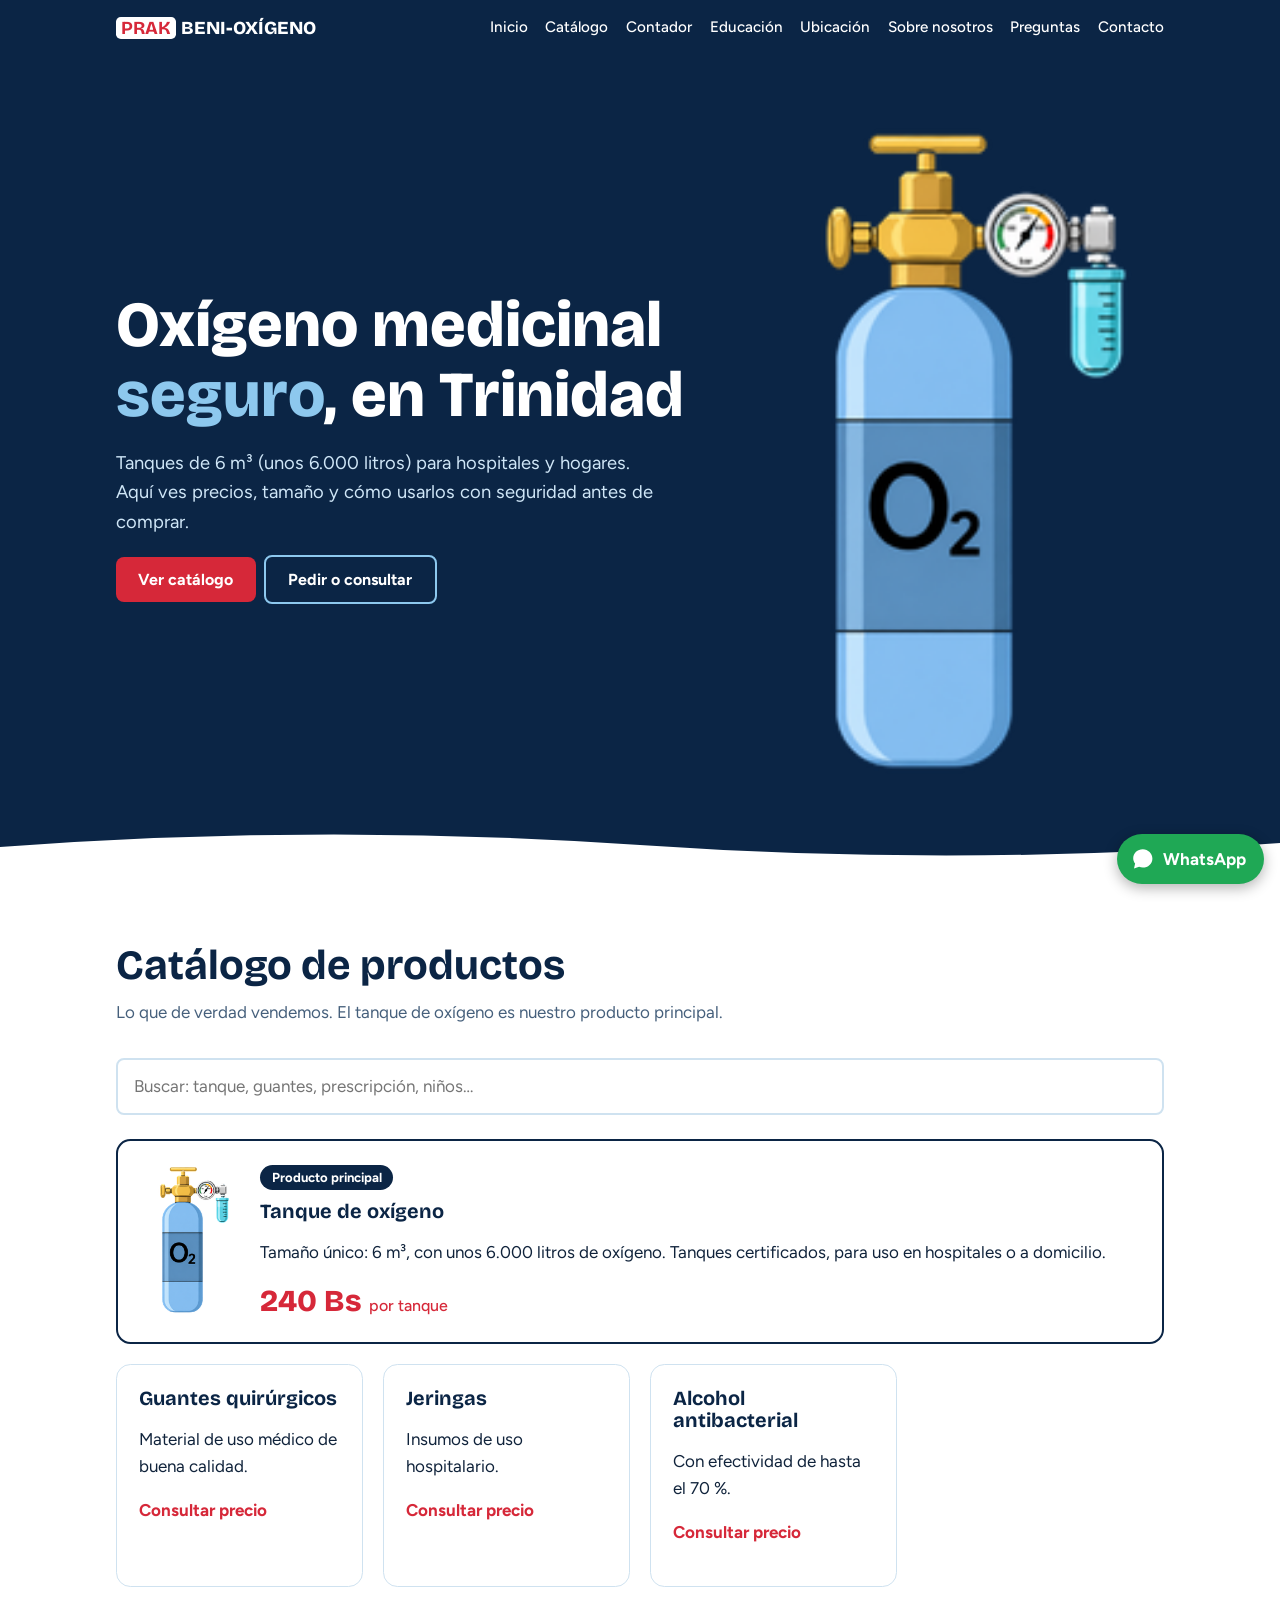
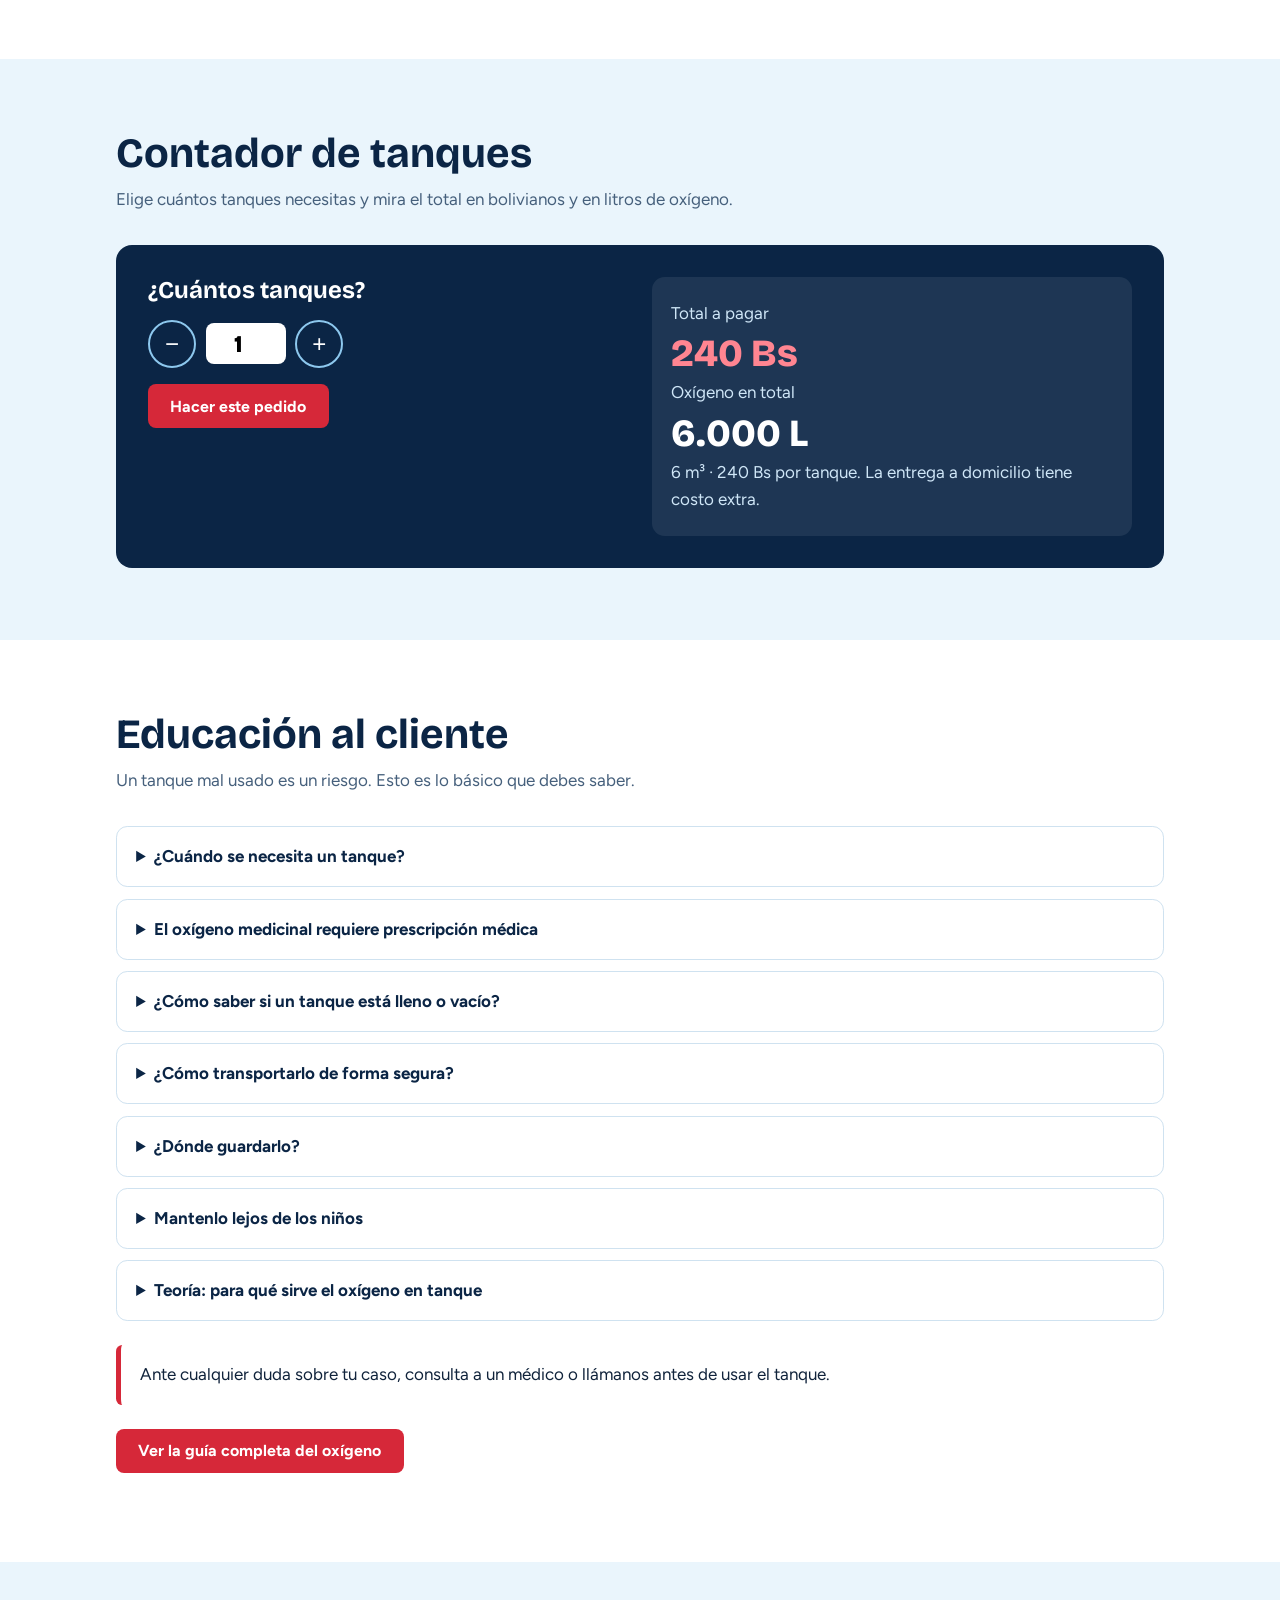
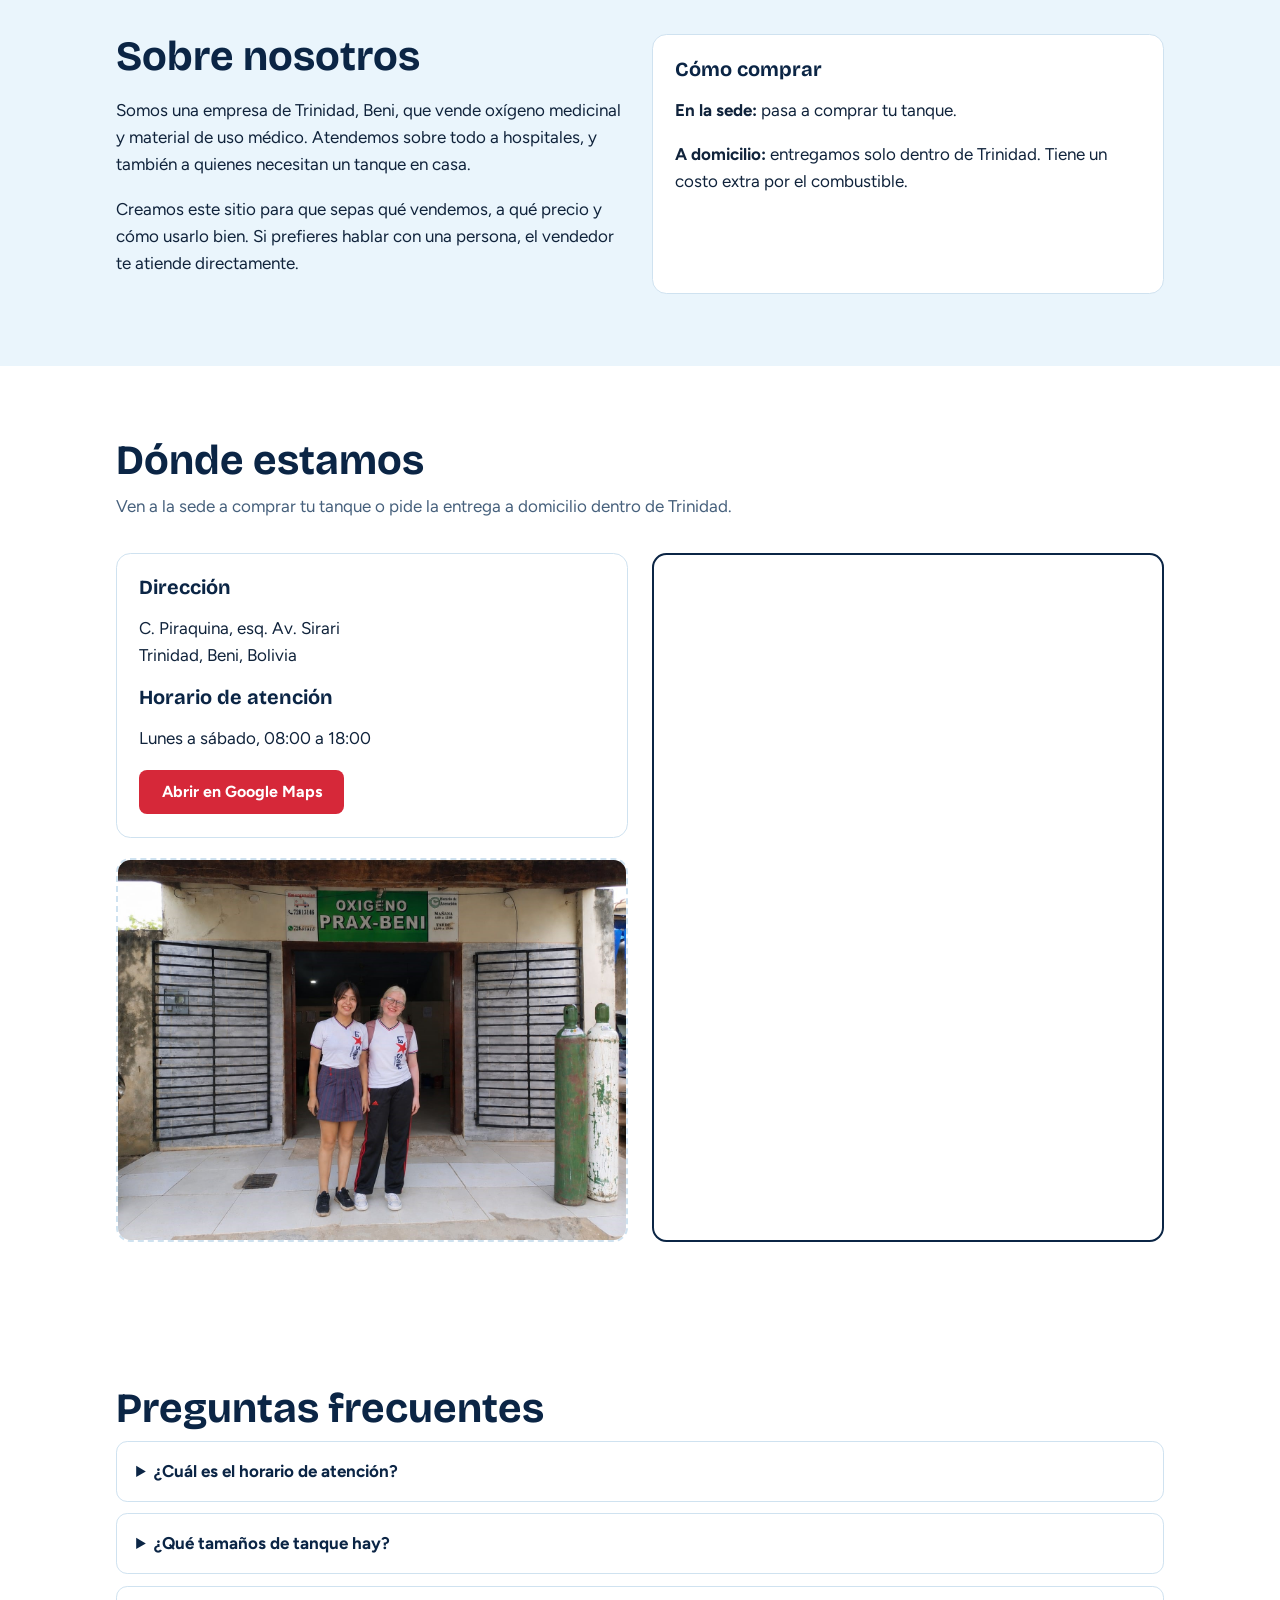
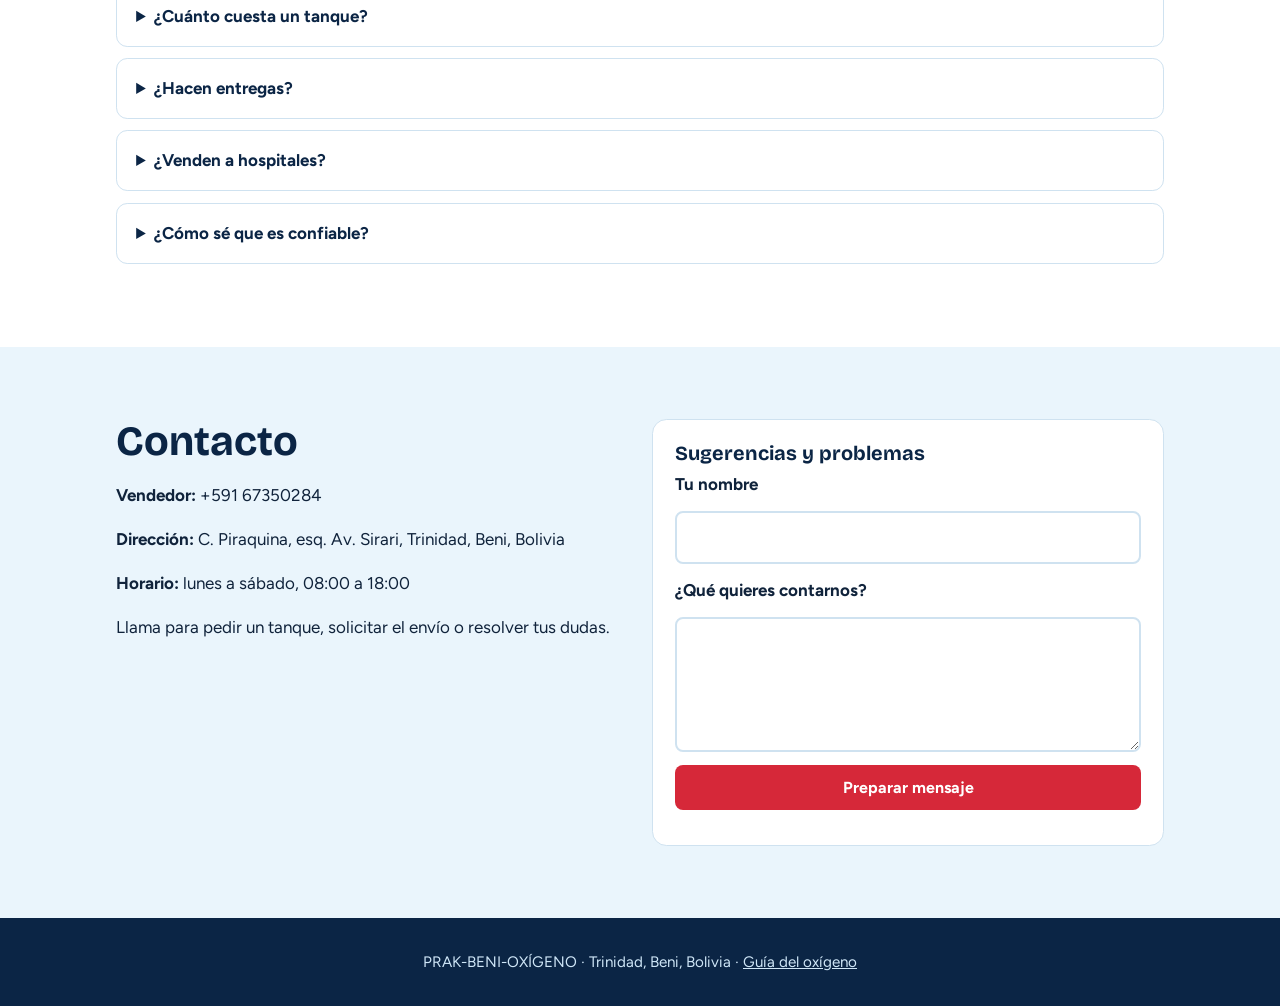
<file: index.html>
<!DOCTYPE html>
<html lang="es">

<head>
    <meta charset="utf-8">
    <meta name="viewport" content="width=device-width, initial-scale=1, viewport-fit=cover">
    <title>PRAK-BENI-OXÍGENO | Tanques de oxígeno en Trinidad</title>
    <link rel="preconnect" href="https://fonts.googleapis.com">
    <link
        href="https://fonts.googleapis.com/css2?family=Bricolage+Grotesque:wght@600;800&family=Figtree:wght@400;500;700&display=swap"
        rel="stylesheet">
    <link rel="stylesheet" href="styles.css">
    <link rel="icon"
        href="data:image/svg+xml,%3Csvg xmlns='http://www.w3.org/2000/svg' viewBox='0 0 100 100'%3E%3Ctext y='.9em' font-size='90'%3E🫁%3C/text%3E%3C/svg%3E">
</head>

<body>
    <header>
        <div class="w"><a class="logo" href="#inicio"><b>PRAK</b>BENI-OXÍGENO</a>
            <nav aria-label="Principal"><a href="#inicio">Inicio</a><a href="#catalogo">Catálogo</a><a
                    href="#contador">Contador</a><a href="#educacion">Educación</a><a href="#ubicacion">Ubicación</a><a
                    href="#nosotros">Sobre nosotros</a><a href="#faq">Preguntas</a><a href="#contacto">Contacto</a>
            </nav>
        </div>
    </header>

    <main>
        <div class="hero" id="inicio">
            <div class="w">
                <div class="fade">
                    <h1>Oxígeno medicinal <span>seguro</span>, en Trinidad</h1>
                    <p>Tanques de 6&nbsp;m³ (unos 6.000 litros) para hospitales y hogares. Aquí ves precios, tamaño y
                        cómo usarlos con seguridad antes de comprar.</p>
                    <p><a class="btn" href="#catalogo">Ver catálogo</a><a class="btn o" href="#contacto">Pedir o
                            consultar</a></p>
                </div>
                <img class="hero-img fade" src="img/oxigeno.png" alt="Tanque de oxígeno de 6 m³">
            </div>
            <svg class="wave" viewBox="0 0 1200 48" preserveAspectRatio="none" aria-hidden="true">
                <path d="M0 48V24Q300 0 600 22T1200 20v28z" />
            </svg>
        </div>

        <section id="catalogo">
            <div class="w">
                <h2>Catálogo de productos</h2>
                <p class="lead">Lo que de verdad vendemos. El tanque de oxígeno es nuestro producto principal.</p>
                <div class="search"><input id="q" type="search"
                        placeholder="Buscar: tanque, guantes, prescripción, niños…" aria-label="Buscar en el sitio">
                </div>
                <p id="nores" role="status">No encontramos resultados. Prueba con otra palabra o llámanos.</p>
                <div class="grid">
                    <article class="card main-p"
                        data-s="tanque de oxígeno 6 m3 6000 litros precio 240 hospital domicilio">
                        <img src="img/oxigeno.png" alt="Tanque de oxígeno de 6 m³">
                        <div><span class="tag">Producto principal</span>
                            <h3>Tanque de oxígeno</h3>
                            <p>Tamaño único: 6&nbsp;m³, con unos 6.000&nbsp;litros de oxígeno. Tanques certificados,
                                para uso en hospitales o a domicilio.</p>
                            <div class="price">240 Bs <small style="font:500 1rem Figtree">por tanque</small></div>
                        </div>
                    </article>
                    <article class="card" data-s="guantes quirúrgicos">
                        <h3>Guantes quirúrgicos</h3>
                        <p>Material de uso médico de buena calidad.</p>
                        <p class="pend">Consultar precio</p>
                    </article>
                    <article class="card" data-s="jeringas">
                        <h3>Jeringas</h3>
                        <p>Insumos de uso hospitalario.</p>
                        <p class="pend">Consultar precio</p>
                    </article>
                    <article class="card" data-s="alcohol antibacterial 70">
                        <h3>Alcohol antibacterial</h3>
                        <p>Con efectividad de hasta el 70&nbsp;%.</p>
                        <p class="pend">Consultar precio</p>
                    </article>
                </div>
            </div>
        </section>

        <section id="contador" class="alt">
            <div class="w">
                <h2>Contador de tanques</h2>
                <p class="lead">Elige cuántos tanques necesitas y mira el total en bolivianos y en litros de oxígeno.
                </p>
                <div class="counter">
                    <div>
                        <h3>¿Cuántos tanques?</h3>
                        <div class="stepper"><button type="button" id="mn"
                                aria-label="Quitar un tanque">−</button><input id="n" type="number" min="1" max="999"
                                value="1" aria-label="Cantidad de tanques"><button type="button" id="pl"
                                aria-label="Agregar un tanque">+</button></div>
                        <a class="btn" id="ped" href="#contacto">Hacer este pedido</a>
                    </div>
                    <div class="out">
                        <p>Total a pagar</p><strong class="r" id="tot">240 Bs</strong>
                        <p>Oxígeno en total</p><strong id="lit">6.000 L</strong>
                        <p id="m3">6 m³ · 240 Bs por tanque. La entrega a domicilio tiene costo extra.</p>
                    </div>
                </div>
            </div>
        </section>

        <section id="educacion">
            <div class="w">
                <h2>Educación al cliente</h2>
                <p class="lead">Un tanque mal usado es un riesgo. Esto es lo básico que debes saber.</p>
                <details data-s="cuándo se necesita usar tanque emergencia salud moderación">
                    <summary>¿Cuándo se necesita un tanque?</summary>
                    <p>Se usa en emergencias de salud o por indicación médica. Usarlo de más puede afectar la salud, por
                        eso se usa con moderación. Si notas señales leves de que algo falla al respirar, no las ignores:
                        consulta a un médico.</p>
                </details>
                <details data-s="prescripción médica receta">
                    <summary>El oxígeno medicinal requiere prescripción médica</summary>
                    <p>Muchas personas no lo saben. Antes de usarlo en casa, pide la indicación de tu médico.</p>
                </details>
                <details data-s="lleno vacío revisar tanque manómetro">
                    <summary>¿Cómo saber si un tanque está lleno o vacío?</summary>
                    <p>Revisa el manómetro (el reloj de presión) del tanque. Hazlo con regularidad: en nuestra encuesta,
                        la mayoría de las personas no revisa cuándo se les va a acabar el oxígeno.</p>
                </details>
                <details data-s="transportar transporte seguro">
                    <summary>¿Cómo transportarlo de forma segura?</summary>
                    <p>Llévalo firme y sin golpes, y no lo dejes rodar. Si prefieres, lo llevamos a tu domicilio dentro
                        de Trinidad.</p>
                </details>
                <details data-s="calor ventilado almacenar almacenamiento fuego">
                    <summary>¿Dónde guardarlo?</summary>
                    <p>Lejos de fuentes de calor y en un lugar ventilado.</p>
                </details>
                <details data-s="niños alcance accidentes">
                    <summary>Mantenlo lejos de los niños</summary>
                    <p>Los niños son curiosos. Guarda el tanque fuera de su alcance para evitar accidentes.</p>
                </details>
                <details data-s="teoría oxígeno uso salud deporte hospital domicilio tamaño">
                    <summary>Teoría: para qué sirve el oxígeno en tanque</summary>
                    <p>Se usa por salud o por deporte. Los hospitales lo necesitan, y en casa se elige el tamaño según
                        la comodidad y el uso. Nuestro tanque es de 6&nbsp;m³ (unos 6.000&nbsp;litros). Cuando busques
                        información en internet, revisa la fecha y compara fuentes: no todo lo que se publica es cierto.
                    </p>
                </details>
                <p class="warn">Ante cualquier duda sobre tu caso, consulta a un médico o llámanos antes de usar el
                    tanque.</p>
                <p style="margin-top:1.5rem"><a class="btn" href="educacion.html">Ver la guía completa del oxígeno</a>
                </p>
            </div>
        </section>

        <section id="nosotros" class="alt">
            <div class="w two">
                <div>
                    <h2>Sobre nosotros</h2>
                    <p>Somos una empresa de Trinidad, Beni, que vende oxígeno medicinal y material de uso médico.
                        Atendemos sobre todo a hospitales, y también a quienes necesitan un tanque en casa.</p>
                    <p>Creamos este sitio para que sepas qué vendemos, a qué precio y cómo usarlo bien. Si prefieres
                        hablar con una persona, el vendedor te atiende directamente.</p>
                </div>
                <div class="card">
                    <h3>Cómo comprar</h3>
                    <p><strong>En la sede:</strong> pasa a comprar tu tanque.</p>
                    <p><strong>A domicilio:</strong> entregamos solo dentro de Trinidad. Tiene un costo extra por el
                        combustible.</p>
                </div>
            </div>
        </section>

        <section id="ubicacion">
            <div class="w">
                <h2>Dónde estamos</h2>
                <p class="lead">Ven a la sede a comprar tu tanque o pide la entrega a domicilio dentro de Trinidad.</p>
                <div class="two">
                    <div>
                        <div class="card">
                            <h3>Dirección</h3>
                            <p>C. Piraquina, esq. Av. Sirari<br>Trinidad, Beni, Bolivia</p>
                            <h3>Horario de atención</h3>
                            <p>Lunes a sábado, 08:00 a 18:00</p>
                            <a class="btn" href="https://maps.app.goo.gl/owbcobPLA4Q68FhM8" target="_blank"
                                rel="noopener">Abrir en Google Maps</a>
                        </div>
                        <figure class="foto"><img src="img/local.jpg" alt="Fachada del local de PRAK-BENI-OXÍGENO"
                                onerror="this.remove()">
                        </figure>
                    </div>
                    <div class="mapa"> <iframe
                            src="https://www.google.com/maps/embed?pb=!1m18!1m12!1m3!1d3234.277717536081!2d-64.8993887!3d-14.823751499999997!2m3!1f0!2f0!3f0!3m2!1i1024!2i768!4f13.1!3m3!1m2!1s0x93dd6f4759b10955%3A0xc09bc3fcb83ee139!2sPRAX-BENI!5e1!3m2!1ses!2sbo!4v1793323542485!5m2!1ses!2sbo"
                            width="600" height="450" style="border:0;" allowfullscreen="" loading="lazy"
                            referrerpolicy="strict-origin-when-cross-origin">
                        </iframe></div>
                </div>
            </div>
        </section>

        <section id="faq">
            <div class="w">
                <h2>Preguntas frecuentes</h2>
                <details data-s="horario hora atención abierto sábado lunes">
                    <summary>¿Cuál es el horario de atención?</summary>
                    <p>De lunes a sábado, de 08:00 a 18:00.</p>
                </details>
                <details data-s="tamaños tamaño tanque">
                    <summary>¿Qué tamaños de tanque hay?</summary>
                    <p>Solo uno: 6&nbsp;m³, con unos 6.000&nbsp;litros.</p>
                </details>
                <details data-s="precio cuánto cuesta">
                    <summary>¿Cuánto cuesta un tanque?</summary>
                    <p>240&nbsp;Bs cada uno. Para los demás productos, consulta el precio.</p>
                </details>
                <details data-s="entrega envío domicilio ciudad">
                    <summary>¿Hacen entregas?</summary>
                    <p>Sí, solo dentro de la ciudad de Trinidad y con un costo extra por combustible.</p>
                </details>
                <details data-s="hospital venden hospitales">
                    <summary>¿Venden a hospitales?</summary>
                    <p>Sí. Vendemos a hospitales y a particulares.</p>
                </details>
                <details data-s="confiable seguro estafa comprar">
                    <summary>¿Cómo sé que es confiable?</summary>
                    <p>Mostramos solo lo que de verdad vendemos. Si algo te genera dudas, habla directo con el vendedor.
                    </p>
                </details>
            </div>
        </section>

        <section id="contacto" class="alt">
            <div class="w two">
                <div>
                    <h2>Contacto</h2>
                    <p><strong>Vendedor:</strong> <span class="pend" id="tel">Teléfono por completar</span></p>
                    <p><strong>Dirección:</strong> C. Piraquina, esq. Av. Sirari, Trinidad, Beni, Bolivia</p>
                    <p><strong>Horario:</strong> lunes a sábado, 08:00 a 18:00</p>
                    <p>Llama para pedir un tanque, solicitar el envío o resolver tus dudas.</p>
                </div>
                <div class="card">
                    <h3>Sugerencias y problemas</h3>
                    <form id="f"><label for="nm">Tu nombre</label><input id="nm" required>
                        <label for="ms">¿Qué quieres contarnos?</label><textarea id="ms" rows="4" required></textarea>
                        <button class="btn" type="submit">Preparar mensaje</button>
                        <p id="fm" role="status" style="margin:0"></p>
                    </form>
                </div>
            </div>
        </section>
    </main>
    <a class="wa" id="wa" href="#contacto" aria-label="Escribir por WhatsApp"><svg viewBox="0 0 32 32"
            aria-hidden="true">
            <path fill="#fff"
                d="M16 4C9.4 4 4 9 4 15.200c0 2.500.9 4.800 2.400 6.600L5 28l6.400-1.900c1.400.6 3 .9 4.600.9 6.600 0 12-5 12-11.200S22.600 4 16 4z" />
        </svg><span>WhatsApp</span></a>
    <footer>
        <div class="w">PRAK-BENI-OXÍGENO · Trinidad, Beni, Bolivia · <a href="educacion.html">Guía del oxígeno</a></div>
    </footer>

    <script src="script.js"></script>
</body>

</html>
</file>
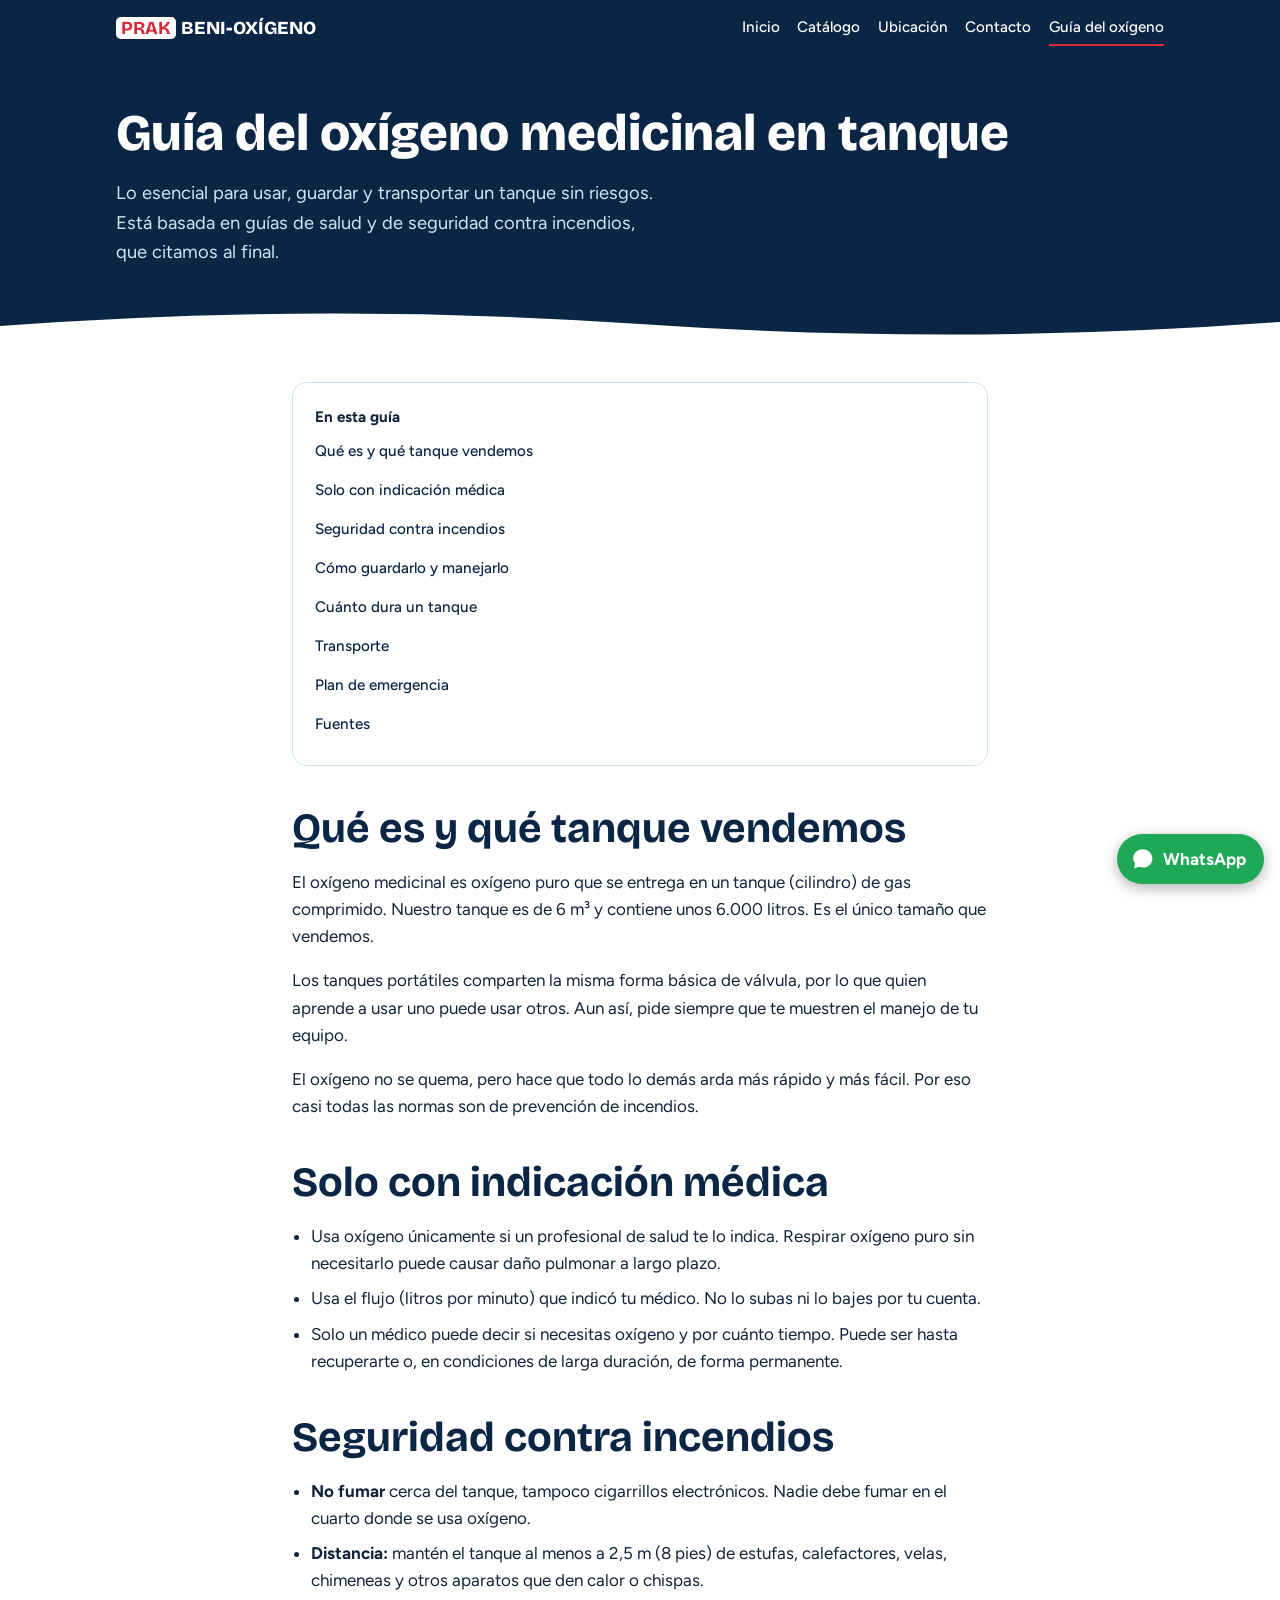
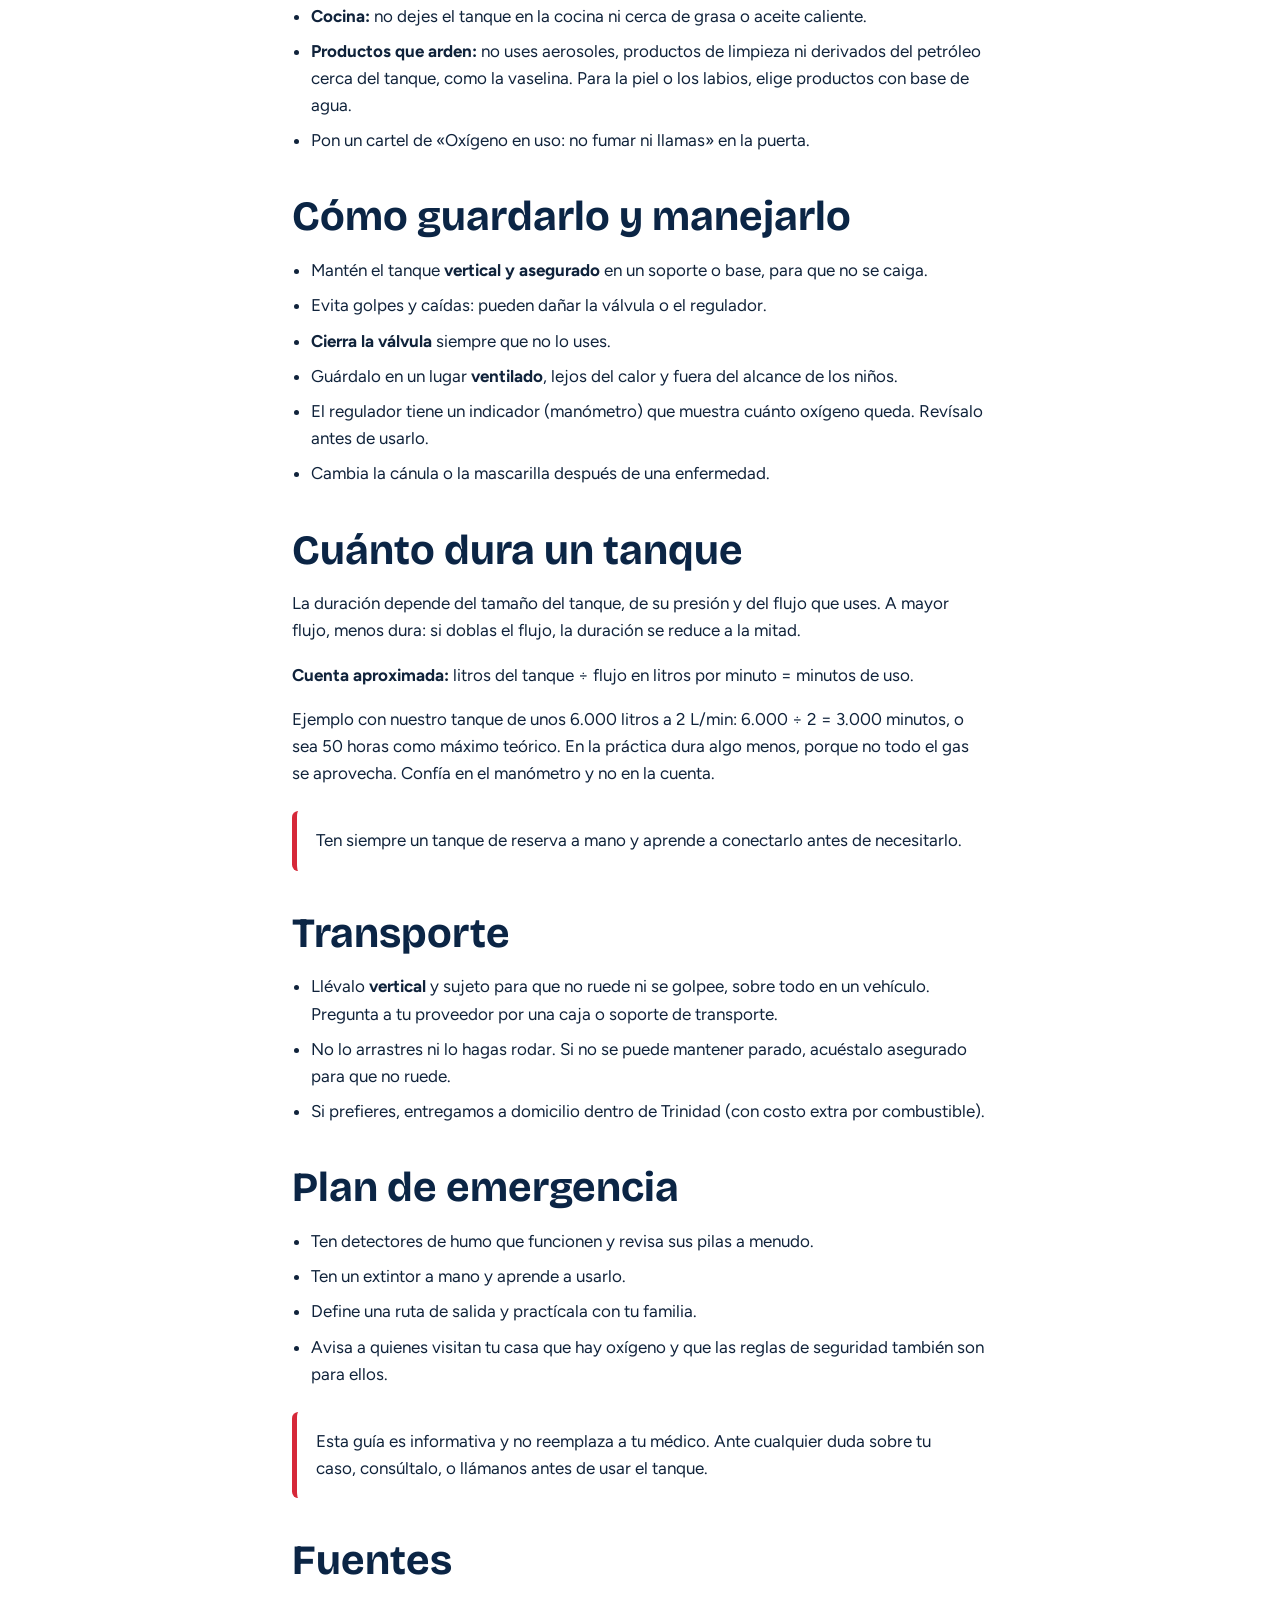
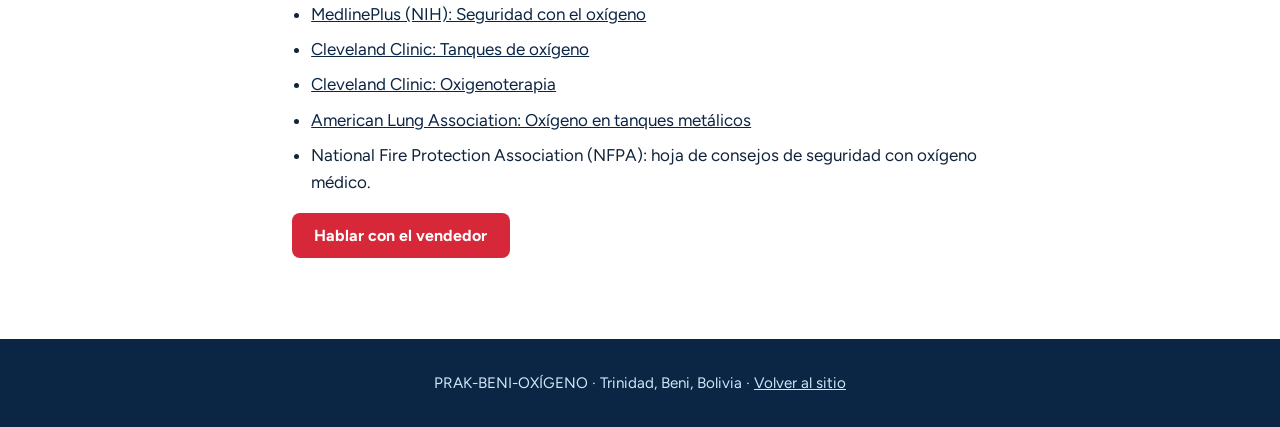
<file: educacion.html>
<!DOCTYPE html>
<html lang="es">

<head>
    <meta charset="utf-8">
    <meta name="viewport" content="width=device-width, initial-scale=1, viewport-fit=cover">
    <title>Guía del oxígeno medicinal | PRAK-BENI-OXÍGENO</title>
    <link rel="preconnect" href="https://fonts.googleapis.com">
    <link
        href="https://fonts.googleapis.com/css2?family=Bricolage+Grotesque:wght@600;800&family=Figtree:wght@400;500;700&display=swap"
        rel="stylesheet">
    <link rel="stylesheet" href="styles.css">
    <link rel="icon"
        href="data:image/svg+xml,%3Csvg xmlns='http://www.w3.org/2000/svg' viewBox='0 0 100 100'%3E%3Ctext y='.9em' font-size='90'%3E🫁%3C/text%3E%3C/svg%3E">
</head>

<body>
    <header>
        <div class="w"><a class="logo" href="index.html"><b>PRAK</b>BENI-OXÍGENO</a>
            <nav aria-label="Principal"><a href="index.html#inicio">Inicio</a><a
                    href="index.html#catalogo">Catálogo</a><a href="index.html#ubicacion">Ubicación</a><a
                    href="index.html#contacto">Contacto</a><a href="educacion.html" aria-current="page">Guía del
                    oxígeno</a></nav>
        </div>
    </header>

    <main>
        <div class="hero">
            <div class="w" style="display:block;padding-top:3rem;padding-bottom:4rem">
                <h1 style="font-size:clamp(2rem,5vw,3.2rem)">Guía del oxígeno medicinal en tanque</h1>
                <p>Lo esencial para usar, guardar y transportar un tanque sin riesgos. Está basada en guías de salud y
                    de seguridad contra incendios, que citamos al final.</p>
            </div>
            <svg class="wave" viewBox="0 0 1200 48" preserveAspectRatio="none" aria-hidden="true">
                <path d="M0 48V24Q300 0 600 22T1200 20v28z" />
            </svg>
        </div>

        <div class="w art">
            <nav class="toc card" aria-label="En esta guía"><strong>En esta guía</strong>
                <a href="#que-es">Qué es y qué tanque vendemos</a><a href="#medico">Solo con indicación médica</a><a
                    href="#fuego">Seguridad contra incendios</a><a href="#guardar">Cómo guardarlo y manejarlo</a><a
                    href="#dura">Cuánto dura un tanque</a><a href="#transporte">Transporte</a><a href="#plan">Plan de
                    emergencia</a><a href="#fuentes">Fuentes</a>
            </nav>

            <h2 id="que-es">Qué es y qué tanque vendemos</h2>
            <p>El oxígeno medicinal es oxígeno puro que se entrega en un tanque (cilindro) de gas comprimido. Nuestro
                tanque es de 6&nbsp;m³ y contiene unos 6.000&nbsp;litros. Es el único tamaño que vendemos.</p>
            <p>Los tanques portátiles comparten la misma forma básica de válvula, por lo que quien aprende a usar uno
                puede usar otros. Aun así, pide siempre que te muestren el manejo de tu equipo.</p>
            <p>El oxígeno no se quema, pero hace que todo lo demás arda más rápido y más fácil. Por eso casi todas las
                normas son de prevención de incendios.</p>

            <h2 id="medico">Solo con indicación médica</h2>
            <ul>
                <li>Usa oxígeno únicamente si un profesional de salud te lo indica. Respirar oxígeno puro sin
                    necesitarlo puede causar daño pulmonar a largo plazo.</li>
                <li>Usa el flujo (litros por minuto) que indicó tu médico. No lo subas ni lo bajes por tu cuenta.</li>
                <li>Solo un médico puede decir si necesitas oxígeno y por cuánto tiempo. Puede ser hasta recuperarte o,
                    en condiciones de larga duración, de forma permanente.</li>
            </ul>

            <h2 id="fuego">Seguridad contra incendios</h2>
            <ul>
                <li><strong>No fumar</strong> cerca del tanque, tampoco cigarrillos electrónicos. Nadie debe fumar en el
                    cuarto donde se usa oxígeno.</li>
                <li><strong>Distancia:</strong> mantén el tanque al menos a 2,5&nbsp;m (8&nbsp;pies) de estufas,
                    calefactores, velas, chimeneas y otros aparatos que den calor o chispas.</li>
                <li><strong>Cocina:</strong> no dejes el tanque en la cocina ni cerca de grasa o aceite caliente.</li>
                <li><strong>Productos que arden:</strong> no uses aerosoles, productos de limpieza ni derivados del
                    petróleo cerca del tanque, como la vaselina. Para la piel o los labios, elige productos con base de
                    agua.</li>
                <li>Pon un cartel de «Oxígeno en uso: no fumar ni llamas» en la puerta.</li>
            </ul>

            <h2 id="guardar">Cómo guardarlo y manejarlo</h2>
            <ul>
                <li>Mantén el tanque <strong>vertical y asegurado</strong> en un soporte o base, para que no se caiga.
                </li>
                <li>Evita golpes y caídas: pueden dañar la válvula o el regulador.</li>
                <li><strong>Cierra la válvula</strong> siempre que no lo uses.</li>
                <li>Guárdalo en un lugar <strong>ventilado</strong>, lejos del calor y fuera del alcance de los niños.
                </li>
                <li>El regulador tiene un indicador (manómetro) que muestra cuánto oxígeno queda. Revísalo antes de
                    usarlo.</li>
                <li>Cambia la cánula o la mascarilla después de una enfermedad.</li>
            </ul>

            <h2 id="dura">Cuánto dura un tanque</h2>
            <p>La duración depende del tamaño del tanque, de su presión y del flujo que uses. A mayor flujo, menos dura:
                si doblas el flujo, la duración se reduce a la mitad.</p>
            <p><strong>Cuenta aproximada:</strong> litros del tanque ÷ flujo en litros por minuto = minutos de uso.</p>
            <p>Ejemplo con nuestro tanque de unos 6.000&nbsp;litros a 2&nbsp;L/min: 6.000 ÷ 2 = 3.000 minutos, o sea
                50&nbsp;horas como máximo teórico. En la práctica dura algo menos, porque no todo el gas se aprovecha.
                Confía en el manómetro y no en la cuenta.</p>
            <p class="warn">Ten siempre un tanque de reserva a mano y aprende a conectarlo antes de necesitarlo.</p>

            <h2 id="transporte">Transporte</h2>
            <ul>
                <li>Llévalo <strong>vertical</strong> y sujeto para que no ruede ni se golpee, sobre todo en un
                    vehículo. Pregunta a tu proveedor por una caja o soporte de transporte.</li>
                <li>No lo arrastres ni lo hagas rodar. Si no se puede mantener parado, acuéstalo asegurado para que no
                    ruede.</li>
                <li>Si prefieres, entregamos a domicilio dentro de Trinidad (con costo extra por combustible).</li>
            </ul>

            <h2 id="plan">Plan de emergencia</h2>
            <ul>
                <li>Ten detectores de humo que funcionen y revisa sus pilas a menudo.</li>
                <li>Ten un extintor a mano y aprende a usarlo.</li>
                <li>Define una ruta de salida y practícala con tu familia.</li>
                <li>Avisa a quienes visitan tu casa que hay oxígeno y que las reglas de seguridad también son para
                    ellos.</li>
            </ul>

            <p class="warn">Esta guía es informativa y no reemplaza a tu médico. Ante cualquier duda sobre tu caso,
                consúltalo, o llámanos antes de usar el tanque.</p>

            <h2 id="fuentes">Fuentes</h2>
            <ul class="src">
                <li><a href="https://medlineplus.gov/ency/patientinstructions/000049.htm" target="_blank"
                        rel="noopener">MedlinePlus (NIH): Seguridad con el oxígeno</a></li>
                <li><a href="https://my.clevelandclinic.org/health/treatments/25181-oxygen-tank" target="_blank"
                        rel="noopener">Cleveland Clinic: Tanques de oxígeno</a></li>
                <li><a href="https://my.clevelandclinic.org/health/treatments/23194-oxygen-therapy" target="_blank"
                        rel="noopener">Cleveland Clinic: Oxigenoterapia</a></li>
                <li><a href="https://lung.org/lung-health-diseases/lung-procedures-and-tests/oxygen-therapy/oxygen-in-metal-tanks"
                        target="_blank" rel="noopener">American Lung Association: Oxígeno en tanques metálicos</a></li>
                <li>National Fire Protection Association (NFPA): hoja de consejos de seguridad con oxígeno médico.</li>
            </ul>
            <p><a class="btn" href="index.html#contacto">Hablar con el vendedor</a></p>
        </div>
    </main>

    <a class="wa"
        href="https://wa.me/59167350284?text=Hola%2C%20quiero%20informaci%C3%B3n%20sobre%20los%20tanques%20de%20ox%C3%ADgeno."
        target="_blank" rel="noopener" aria-label="Escribir por WhatsApp"><svg viewBox="0 0 32 32" aria-hidden="true">
            <path fill="#fff"
                d="M16 4C9.4 4 4 9 4 15.200c0 2.500.9 4.800 2.400 6.600L5 28l6.400-1.900c1.400.6 3 .9 4.600.9 6.600 0 12-5 12-11.200S22.600 4 16 4z" />
        </svg><span>WhatsApp</span></a>
    <footer>
        <div class="w">PRAK-BENI-OXÍGENO · Trinidad, Beni, Bolivia · <a href="index.html">Volver al sitio</a></div>
    </footer>
</body>

</html>
</file>
<file: styles.css>
:root {
    --navy: #0B2545;
    --navy2: #13315C;
    --sky: #8DC8EE;
    --mist: #EAF5FC;
    --red: #D62839;
    --ink: #10233B;
    --bg: #fff;
    --card: #fff;
    --line: #CFE2F0;
    --muted: #46607C;
    color-scheme: light;
    box-sizing: border-box;
    padding-bottom: env(safe-area-inset-bottom, 0px)
}

@media (prefers-color-scheme:dark) {
    :root:not([data-theme="light"]) {
        --bg: #0A1A30;
        --ink: #E6F1FA;
        --card: #112844;
        --line: #23456B;
        --mist: #0E2440;
        --muted: #9DB8D2;
        color-scheme: dark
    }
}

*,
*::before,
*::after {
    box-sizing: inherit
}

html {
    scroll-behavior: smooth;
    scroll-padding-top: 5rem
}

body {
    margin: 0;
    background: var(--bg);
    color: var(--ink);
    font: 400 1.0625rem/1.6 Figtree, system-ui, sans-serif
}

h1,
h2,
h3 {
    font-family: "Bricolage Grotesque", Figtree, system-ui, sans-serif;
    line-height: 1.1;
    margin: 0
}

a {
    color: inherit
}

:focus-visible {
    outline: 3px solid var(--red);
    outline-offset: 2px
}

.w {
    max-width: 68rem;
    margin: 0 auto;
    padding: 0 1.25rem
}

header {
    position: sticky;
    top: 0;
    z-index: 5;
    background: var(--navy);
    color: #fff;
    padding-top: env(safe-area-inset-top, 0px)
}

header .w {
    display: flex;
    align-items: center;
    gap: 1rem;
    justify-content: space-between;
    padding-top: .7rem;
    padding-bottom: .7rem
}

.logo {
    font: 800 1.15rem "Bricolage Grotesque", sans-serif;
    text-decoration: none;
    white-space: nowrap
}

.logo b {
    color: var(--red);
    background: #fff;
    border-radius: .3rem;
    padding: 0 .3rem;
    margin-right: .35rem
}

nav {
    display: flex;
    gap: 1.1rem;
    overflow-x: auto;
    font-weight: 500;
    font-size: .95rem
}

nav a {
    text-decoration: none;
    white-space: nowrap;
    padding: .25rem 0;
    border-bottom: 2px solid transparent
}

nav a:hover {
    border-color: var(--sky)
}

.hero {
    background: var(--navy);
    color: #fff;
    position: relative;
    overflow: hidden
}

.hero .w {
    display: grid;
    gap: 2rem;
    grid-template-columns: 1.15fr .85fr;
    align-items: center;
    padding-top: 4rem;
    padding-bottom: 5rem
}

.hero h1 {
    font-size: clamp(2.3rem, 6vw, 4rem);
    font-weight: 800
}

.hero h1 span {
    color: var(--sky)
}

.hero p {
    max-width: 34rem;
    color: #CFE6F7;
    font-size: 1.15rem
}

.btn {
    display: inline-block;
    background: var(--red);
    color: #fff;
    font-weight: 700;
    text-decoration: none;
    padding: .8rem 1.4rem;
    border-radius: .5rem;
    border: 0;
    font: 700 1rem Figtree, sans-serif;
    cursor: pointer
}

.btn:hover {
    background: #B81F2F
}

.btn.o {
    background: transparent;
    border: 2px solid var(--sky);
    color: #fff;
    margin-left: .5rem
}

.btn.o:hover {
    background: rgba(141, 200, 238, .15)
}

.wave {
    display: block;
    width: 100%;
    height: 3rem;
    margin-top: -3rem;
    position: relative
}

.wave path {
    fill: var(--bg)
}

section {
    padding: 4.5rem 0
}

section.alt {
    background: var(--mist)
}

h2 {
    font-size: clamp(1.8rem, 4vw, 2.6rem);
    color: var(--navy);
    margin-bottom: .6rem
}

@media (prefers-color-scheme:dark) {
    :root:not([data-theme="light"]) h2 {
        color: var(--sky)
    }
}

.lead {
    color: var(--muted);
    max-width: 40rem;
    margin: 0 0 2rem
}

.grid {
    display: grid;
    gap: 1.25rem;
    grid-template-columns: repeat(auto-fit, minmax(15rem, 1fr))
}

.card {
    background: var(--card);
    border: 1px solid var(--line);
    border-radius: .9rem;
    padding: 1.4rem
}

.card h3 {
    font-size: 1.25rem;
    color: var(--navy);
    margin-bottom: .4rem
}

@media (prefers-color-scheme:dark) {
    :root:not([data-theme="light"]) .card h3 {
        color: var(--sky)
    }
}

.price {
    font: 800 1.9rem "Bricolage Grotesque", sans-serif;
    color: var(--red)
}

.tag {
    display: inline-block;
    font-size: .82rem;
    font-weight: 700;
    background: var(--navy);
    color: #fff;
    border-radius: 2rem;
    padding: .15rem .7rem;
    margin-bottom: .6rem
}

.main-p {
    grid-column: 1/-1;
    display: grid;
    grid-template-columns: auto 1fr;
    gap: 1.5rem;
    align-items: center;
    border: 2px solid var(--navy);
    background: var(--card)
}

.main-p img {
    width: 6rem;
    height: auto;
    object-fit: contain
}

.search {
    display: flex;
    gap: .6rem;
    margin-bottom: 1.5rem
}

.search input {
    flex: 1;
    font: inherit;
    padding: .8rem 1rem;
    border: 2px solid var(--line);
    border-radius: .5rem;
    background: var(--card);
    color: var(--ink)
}

.search input:focus {
    border-color: var(--navy)
}

#nores {
    display: none;
    font-weight: 700;
    color: var(--red)
}

.counter {
    display: grid;
    gap: 1.5rem;
    grid-template-columns: 1fr 1fr;
    background: var(--navy);
    color: #fff;
    border-radius: 1rem;
    padding: 2rem
}

.counter h3 {
    color: #fff;
    font-size: 1.5rem
}

.stepper {
    display: flex;
    align-items: center;
    gap: .6rem;
    margin: 1rem 0
}

.stepper button {
    width: 3rem;
    height: 3rem;
    border-radius: 50%;
    border: 2px solid var(--sky);
    background: transparent;
    color: #fff;
    font-size: 1.5rem;
    cursor: pointer
}

.stepper button:hover {
    background: var(--sky);
    color: var(--navy)
}

.stepper input {
    width: 5rem;
    text-align: center;
    font: 800 1.5rem "Bricolage Grotesque", sans-serif;
    padding: .4rem;
    border-radius: .5rem;
    border: 0
}

.out {
    background: rgba(255, 255, 255, .08);
    border-radius: .8rem;
    padding: 1.2rem
}

.out p {
    margin: .2rem 0;
    color: #CFE6F7
}

.out strong {
    display: block;
    font: 800 2.4rem "Bricolage Grotesque", sans-serif;
    color: #fff
}

.out strong.r {
    color: #FF8591
}

details {
    background: var(--card);
    border: 1px solid var(--line);
    border-radius: .7rem;
    margin-bottom: .7rem;
    padding: .2rem 1.2rem
}

summary {
    cursor: pointer;
    font-weight: 700;
    padding: .8rem 0;
    color: var(--navy)
}

@media (prefers-color-scheme:dark) {
    :root:not([data-theme="light"]) summary {
        color: var(--sky)
    }
}

details[open] {
    border-left: 5px solid var(--red)
}

details p {
    margin: 0 0 1rem
}

.warn {
    border-left: 5px solid var(--red);
    background: var(--card);
    padding: 1rem 1.2rem;
    border-radius: .4rem;
    margin-top: 1.5rem
}

form {
    display: grid;
    gap: .8rem
}

label {
    font-weight: 700
}

form input,
form textarea {
    font: inherit;
    padding: .7rem;
    border: 2px solid var(--line);
    border-radius: .5rem;
    background: var(--card);
    color: var(--ink);
    width: 100%
}

form input:focus,
form textarea:focus {
    border-color: var(--navy)
}

.two {
    display: grid;
    gap: 1.5rem;
    grid-template-columns: 1fr 1fr
}

.pend {
    color: var(--red);
    font-weight: 700
}

footer {
    background: var(--navy);
    color: #CFE6F7;
    padding: 2rem 0 calc(2rem + env(safe-area-inset-bottom, 0px));
    text-align: center;
    font-size: .95rem
}

.fade {
    animation: up .8s ease both
}

@keyframes up {
    from {
        opacity: 0;
        transform: translateY(14px)
    }
}

@media (prefers-reduced-motion:reduce) {
    .fade {
        animation: none
    }

    html {
        scroll-behavior: auto
    }
}

.mapa {
    min-height: 20rem;
    border-radius: .9rem;
    overflow: hidden;
    border: 2px solid var(--navy)
}

.mapa iframe {
    width: 100%;
    height: 100%;
    min-height: 20rem;
    border: 0;
    display: block
}

.foto {
    position: relative;
    margin: 1.25rem 0 0;
    aspect-ratio: 4/3;
    display: grid;
    place-items: center;
    text-align: center;
    padding: 1rem;
    color: var(--muted);
    background: var(--card);
    border: 2px dashed var(--line);
    border-radius: .9rem;
    overflow: hidden
}

.foto img {
    position: absolute;
    inset: 0;
    width: 100%;
    height: 100%;
    object-fit: cover
}

.foto img~figcaption {
    display: none
}

.wa {
    position: fixed;
    right: 1rem;
    bottom: calc(1rem + env(safe-area-inset-bottom, 0px));
    z-index: 6;
    display: flex;
    align-items: center;
    gap: .5rem;
    background: #1FA855;
    color: #fff;
    font-weight: 700;
    text-decoration: none;
    padding: .7rem 1.1rem .7rem .8rem;
    border-radius: 3rem;
    box-shadow: 0 4px 14px rgba(0, 0, 0, .3)
}

.wa:hover {
    background: #178A45
}

.wa svg {
    width: 1.6rem;
    height: 1.6rem
}

.art {
    max-width: 46rem;
    padding-bottom: 4rem
}

.art h2 {
    margin-top: 2.5rem
}

.art ul {
    padding-left: 1.2rem
}

.art li {
    margin-bottom: .5rem
}

.toc {
    display: grid;
    gap: .3rem;
    margin-top: 2rem
}

.toc a {
    color: var(--navy)
}

@media (prefers-color-scheme:dark) {
    :root:not([data-theme="light"]) .toc a {
        color: var(--sky)
    }
}

.src a {
    color: var(--navy)
}

nav a[aria-current] {
    border-color: var(--red)
}

.hero-img {
    display: block;
    width: 100%;
    max-width: 26rem;
    height: auto;
    justify-self: center;
    object-fit: contain
}

/* ===== Responsive (al final para ganar sobre las reglas anteriores) ===== */
img, iframe { max-width: 100% }

/* Tablet */
@media (max-width:900px) {
    .w { padding: 0 1.1rem }
    section { padding: 3.5rem 0 }
    .hero .w { padding-top: 3rem; padding-bottom: 4rem; gap: 1.5rem }
    .counter { padding: 1.5rem; gap: 1.2rem }
    .two { gap: 1.2rem }
}

/* Celular */
@media (max-width:760px) {
    html { scroll-padding-top: 7rem }
    body { font-size: 1rem }
    header .w { flex-direction: column; align-items: flex-start; gap: .2rem; padding-top: .5rem; padding-bottom: .4rem }
    nav { width: 100%; gap: 1rem; padding-bottom: .2rem; -webkit-overflow-scrolling: touch }
    nav a { padding: .5rem 0 }
    .hero .w, .counter, .two, .main-p { grid-template-columns: 1fr }
    .hero .w { padding-top: 2.2rem; padding-bottom: 3.5rem }
    .hero p { font-size: 1.05rem }
    .hero-img { max-width: 14rem; margin: 0 auto }
    .btn { display: block; text-align: center; width: 100% }
    .btn.o { margin: .7rem 0 0 }
    section { padding: 2.8rem 0 }
    .lead { margin-bottom: 1.4rem }
    .card { padding: 1.1rem }
    .main-p { gap: 1rem; text-align: center; justify-items: center }
    .main-p img { margin: 0 auto }
    .counter { padding: 1.2rem }
    .stepper { justify-content: center }
    .out strong { font-size: 2rem }
    .mapa, .mapa iframe { min-height: 16rem }
    details { padding: .1rem 1rem }
    .art { padding-bottom: 3rem }
    .art h2 { margin-top: 2rem }
}

/* Celulares pequeños */
@media (max-width:480px) {
    .w { padding: 0 .9rem }
    h2 { font-size: 1.65rem }
    .hero h1 { font-size: 2rem }
    .price { font-size: 1.6rem }
    .search { flex-direction: column }
    .stepper button { width: 2.8rem; height: 2.8rem }
    .stepper input { width: 4.5rem; font-size: 1.3rem }
    .wa { padding: .8rem; right: .8rem }
    .wa span { display: none }
    .logo { font-size: 1.05rem }
    footer { font-size: .88rem; padding-left: .5rem; padding-right: .5rem }
}

/* Pantallas muy angostas (320 px) */
@media (max-width:360px) {
    .hero h1 { font-size: 1.75rem }
    .logo { white-space: normal }
    .grid { grid-template-columns: 1fr }
}
</file>
